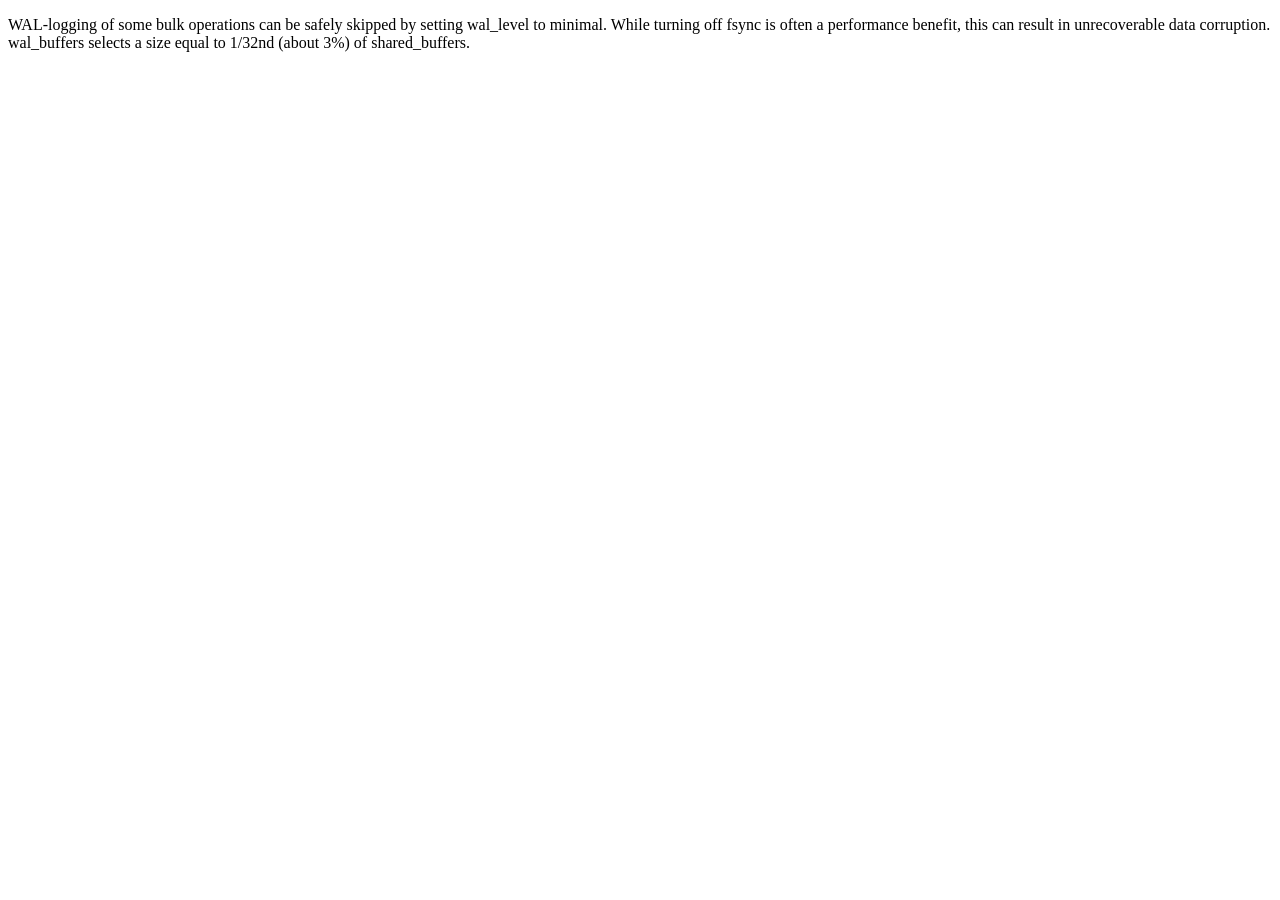
<file: index.html>
<!DOCTYPE html>
<html>
<head>
  <script defer src="https://postgresqlco.nf/assets/snippet/postgresqlco.nf.docs.min.js"></script>
</head>
<body>
  <p class="my-conf-post">WAL-logging of some bulk operations can be safely skipped by setting wal_level to minimal.
    While turning off fsync is often a performance benefit, this can result in unrecoverable data corruption.
    wal_buffers selects a size equal to 1/32nd (about 3%) of shared_buffers.</p>
  <script>
    document.addEventListener("DOMContentLoaded", function () {
      CONF.init('.my-conf-post');
    });
  </script>
</body>
</html>
</file>
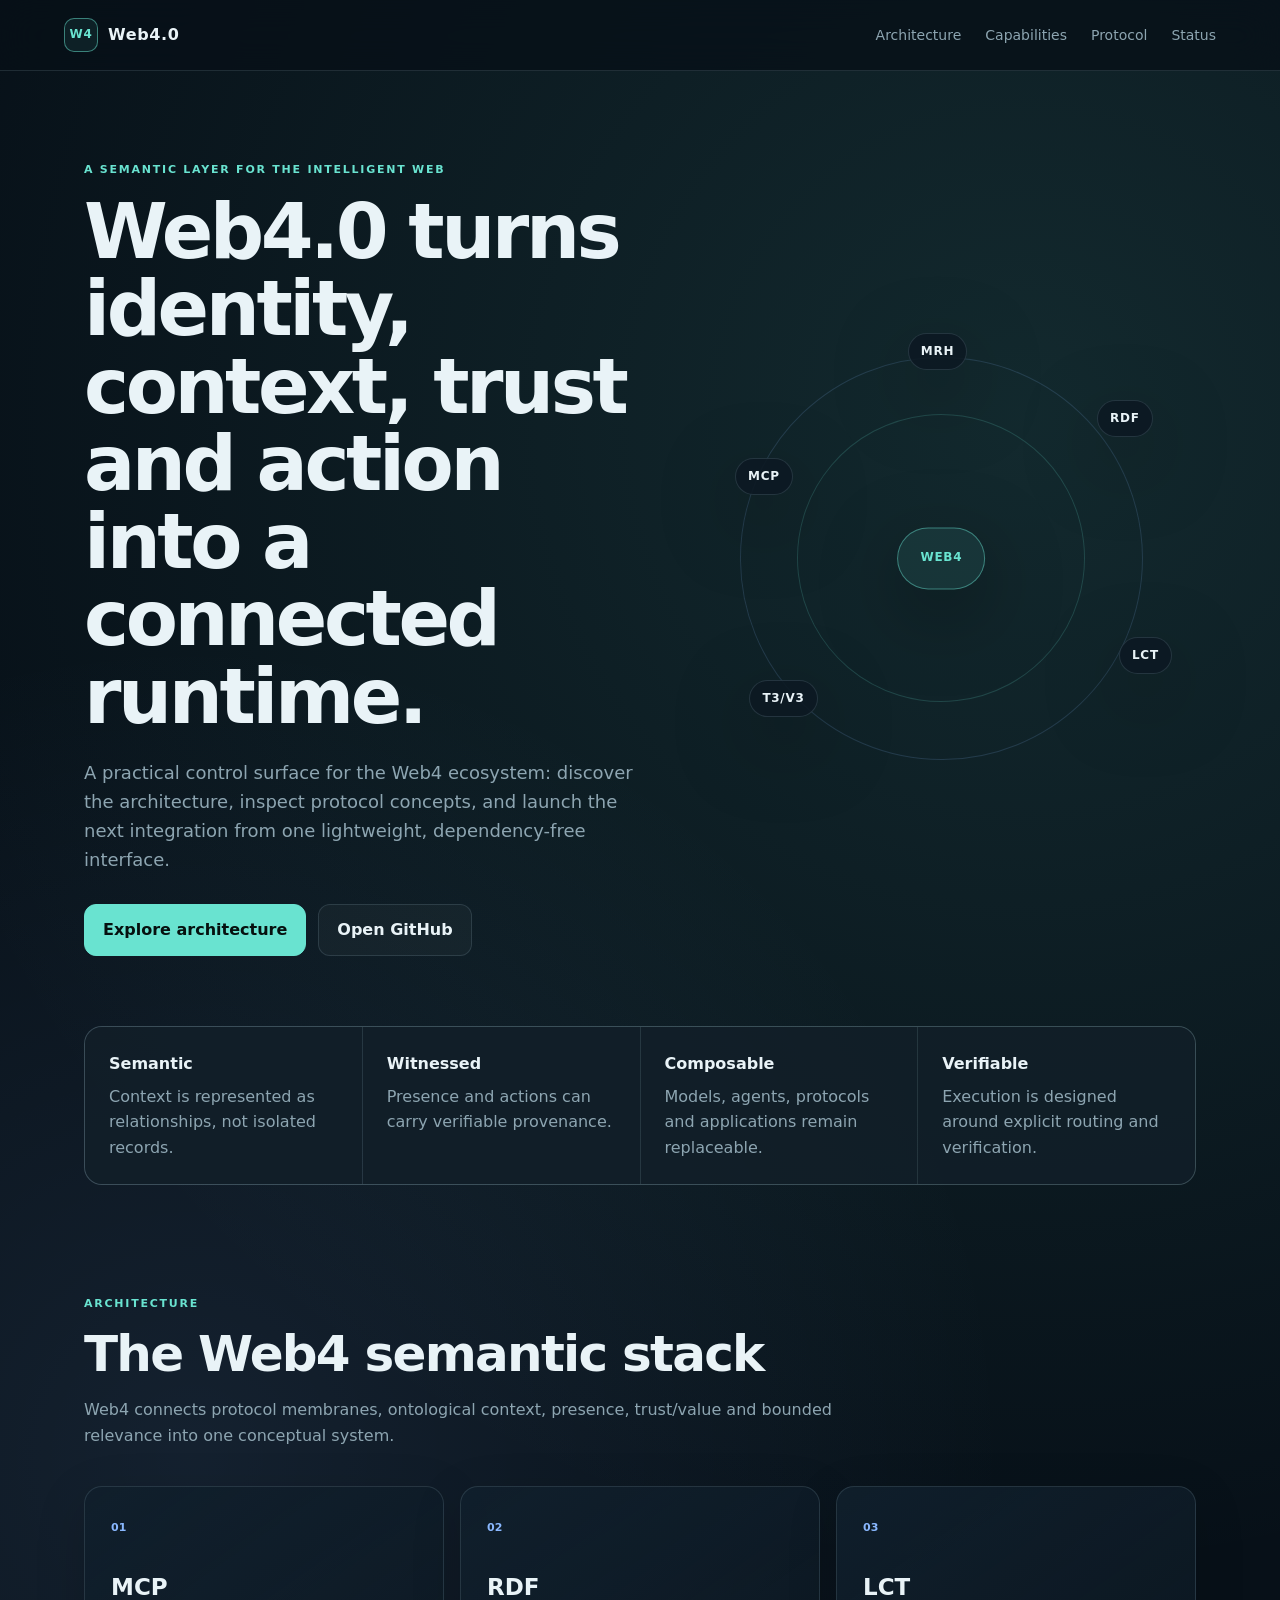
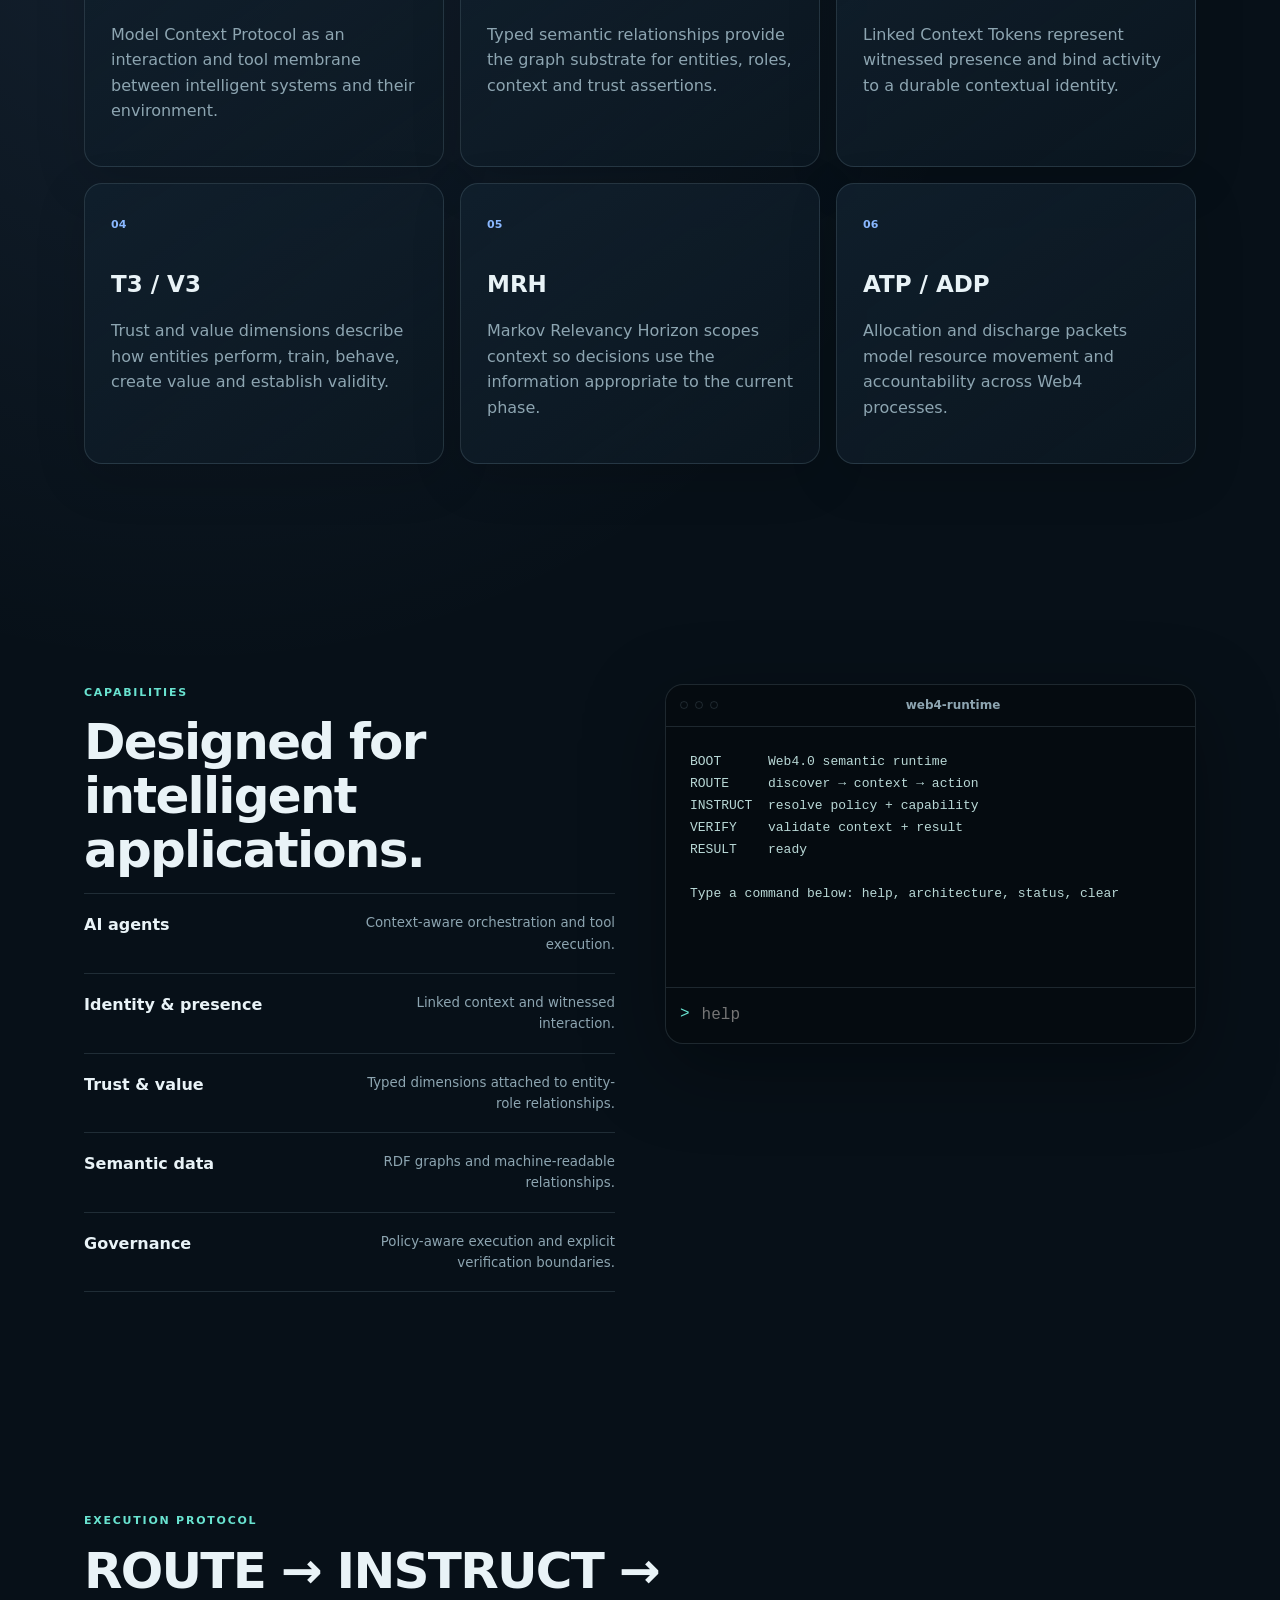
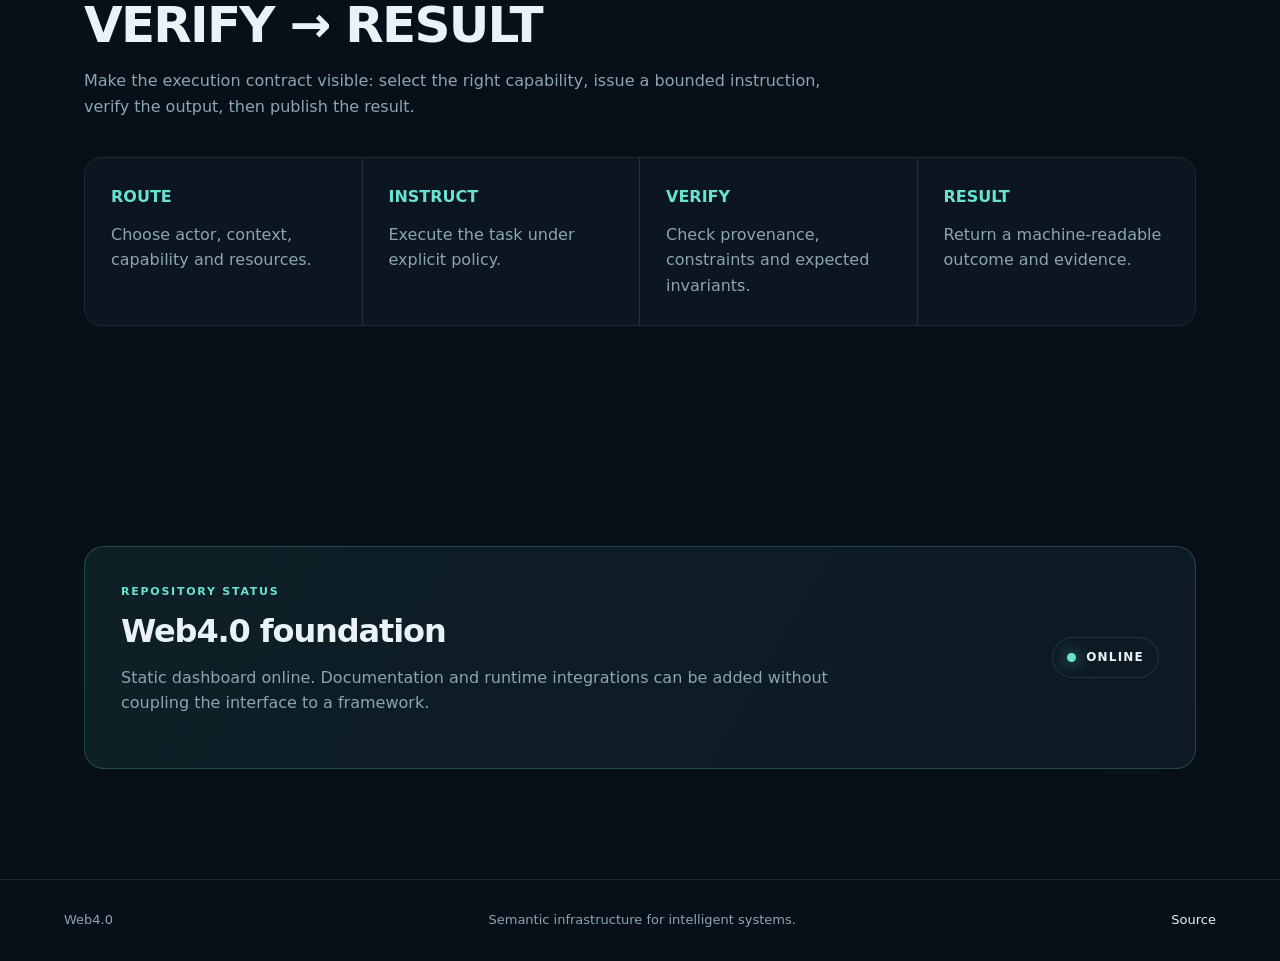
<file: site/index.html>
<!doctype html>
<html lang="en">
<head>
  <meta charset="utf-8">
  <meta name="viewport" content="width=device-width, initial-scale=1">
  <meta name="description" content="Web4.0 — semantic, trusted, intelligent digital infrastructure.">
  <title>Web4.0 — Semantic Digital Infrastructure</title>
  <link rel="stylesheet" href="styles.css">
</head>
<body>
  <header class="topbar">
    <a class="brand" href="#top" aria-label="Web4.0 home">
      <span class="brand-mark">W4</span>
      <span>Web4.0</span>
    </a>
    <nav aria-label="Primary navigation">
      <a href="#architecture">Architecture</a>
      <a href="#capabilities">Capabilities</a>
      <a href="#protocol">Protocol</a>
      <a href="#status">Status</a>
    </nav>
  </header>

  <main id="top">
    <section class="hero">
      <div class="hero-copy">
        <p class="eyebrow">A semantic layer for the intelligent web</p>
        <h1>Web4.0 turns identity, context, trust and action into a connected runtime.</h1>
        <p class="lede">A practical control surface for the Web4 ecosystem: discover the architecture, inspect protocol concepts, and launch the next integration from one lightweight, dependency-free interface.</p>
        <div class="actions">
          <a class="button primary" href="#architecture">Explore architecture</a>
          <a class="button secondary" href="https://github.com/auraecosystem/web4.0" target="_blank" rel="noopener noreferrer">Open GitHub</a>
        </div>
      </div>
      <div class="hero-orbit" aria-label="Web4 semantic graph illustration">
        <div class="orbit orbit-a"></div>
        <div class="orbit orbit-b"></div>
        <div class="node node-core">WEB4</div>
        <div class="node node-mcp">MCP</div>
        <div class="node node-rdf">RDF</div>
        <div class="node node-lct">LCT</div>
        <div class="node node-trust">T3/V3</div>
        <div class="node node-mrh">MRH</div>
      </div>
    </section>

    <section class="metrics" aria-label="Platform principles">
      <article><strong>Semantic</strong><span>Context is represented as relationships, not isolated records.</span></article>
      <article><strong>Witnessed</strong><span>Presence and actions can carry verifiable provenance.</span></article>
      <article><strong>Composable</strong><span>Models, agents, protocols and applications remain replaceable.</span></article>
      <article><strong>Verifiable</strong><span>Execution is designed around explicit routing and verification.</span></article>
    </section>

    <section id="architecture" class="section">
      <div class="section-heading"><p class="eyebrow">Architecture</p><h2>The Web4 semantic stack</h2><p>Web4 connects protocol membranes, ontological context, presence, trust/value and bounded relevance into one conceptual system.</p></div>
      <div class="architecture-grid">
        <article class="card"><span class="tag">01</span><h3>MCP</h3><p>Model Context Protocol as an interaction and tool membrane between intelligent systems and their environment.</p></article>
        <article class="card"><span class="tag">02</span><h3>RDF</h3><p>Typed semantic relationships provide the graph substrate for entities, roles, context and trust assertions.</p></article>
        <article class="card"><span class="tag">03</span><h3>LCT</h3><p>Linked Context Tokens represent witnessed presence and bind activity to a durable contextual identity.</p></article>
        <article class="card"><span class="tag">04</span><h3>T3 / V3</h3><p>Trust and value dimensions describe how entities perform, train, behave, create value and establish validity.</p></article>
        <article class="card"><span class="tag">05</span><h3>MRH</h3><p>Markov Relevancy Horizon scopes context so decisions use the information appropriate to the current phase.</p></article>
        <article class="card"><span class="tag">06</span><h3>ATP / ADP</h3><p>Allocation and discharge packets model resource movement and accountability across Web4 processes.</p></article>
      </div>
    </section>

    <section id="capabilities" class="section split">
      <div>
        <p class="eyebrow">Capabilities</p><h2>Designed for intelligent applications.</h2>
        <ul class="capability-list">
          <li><span>AI agents</span><small>Context-aware orchestration and tool execution.</small></li>
          <li><span>Identity &amp; presence</span><small>Linked context and witnessed interaction.</small></li>
          <li><span>Trust &amp; value</span><small>Typed dimensions attached to entity-role relationships.</small></li>
          <li><span>Semantic data</span><small>RDF graphs and machine-readable relationships.</small></li>
          <li><span>Governance</span><small>Policy-aware execution and explicit verification boundaries.</small></li>
        </ul>
      </div>
      <div class="console" role="region" aria-label="Web4 runtime console">
        <div class="console-bar"><span></span><span></span><span></span><b>web4-runtime</b></div>
        <pre id="console-output">BOOT      Web4.0 semantic runtime
ROUTE     discover → context → action
INSTRUCT  resolve policy + capability
VERIFY    validate context + result
RESULT    ready

Type a command below: help, architecture, status, clear</pre>
        <form id="console-form" class="console-form">
          <label for="console-input">&gt;</label>
          <input id="console-input" autocomplete="off" spellcheck="false" placeholder="help" aria-label="Runtime command">
        </form>
      </div>
    </section>

    <section id="protocol" class="section">
      <div class="section-heading"><p class="eyebrow">Execution protocol</p><h2>ROUTE → INSTRUCT → VERIFY → RESULT</h2><p>Make the execution contract visible: select the right capability, issue a bounded instruction, verify the output, then publish the result.</p></div>
      <div class="protocol-flow">
        <div><b>ROUTE</b><span>Choose actor, context, capability and resources.</span></div>
        <div><b>INSTRUCT</b><span>Execute the task under explicit policy.</span></div>
        <div><b>VERIFY</b><span>Check provenance, constraints and expected invariants.</span></div>
        <div><b>RESULT</b><span>Return a machine-readable outcome and evidence.</span></div>
      </div>
    </section>

    <section id="status" class="section status-section">
      <div class="status-panel">
        <div><p class="eyebrow">Repository status</p><h2>Web4.0 foundation</h2><p id="status-text">Static dashboard online. Documentation and runtime integrations can be added without coupling the interface to a framework.</p></div>
        <div class="status-badge"><span class="pulse"></span><span>ONLINE</span></div>
      </div>
    </section>
  </main>

  <footer><span>Web4.0</span><span>Semantic infrastructure for intelligent systems.</span><a href="https://github.com/auraecosystem/web4.0" target="_blank" rel="noopener noreferrer">Source</a></footer>
  <script src="app.js" defer></script>
</body>
</html>
</file>
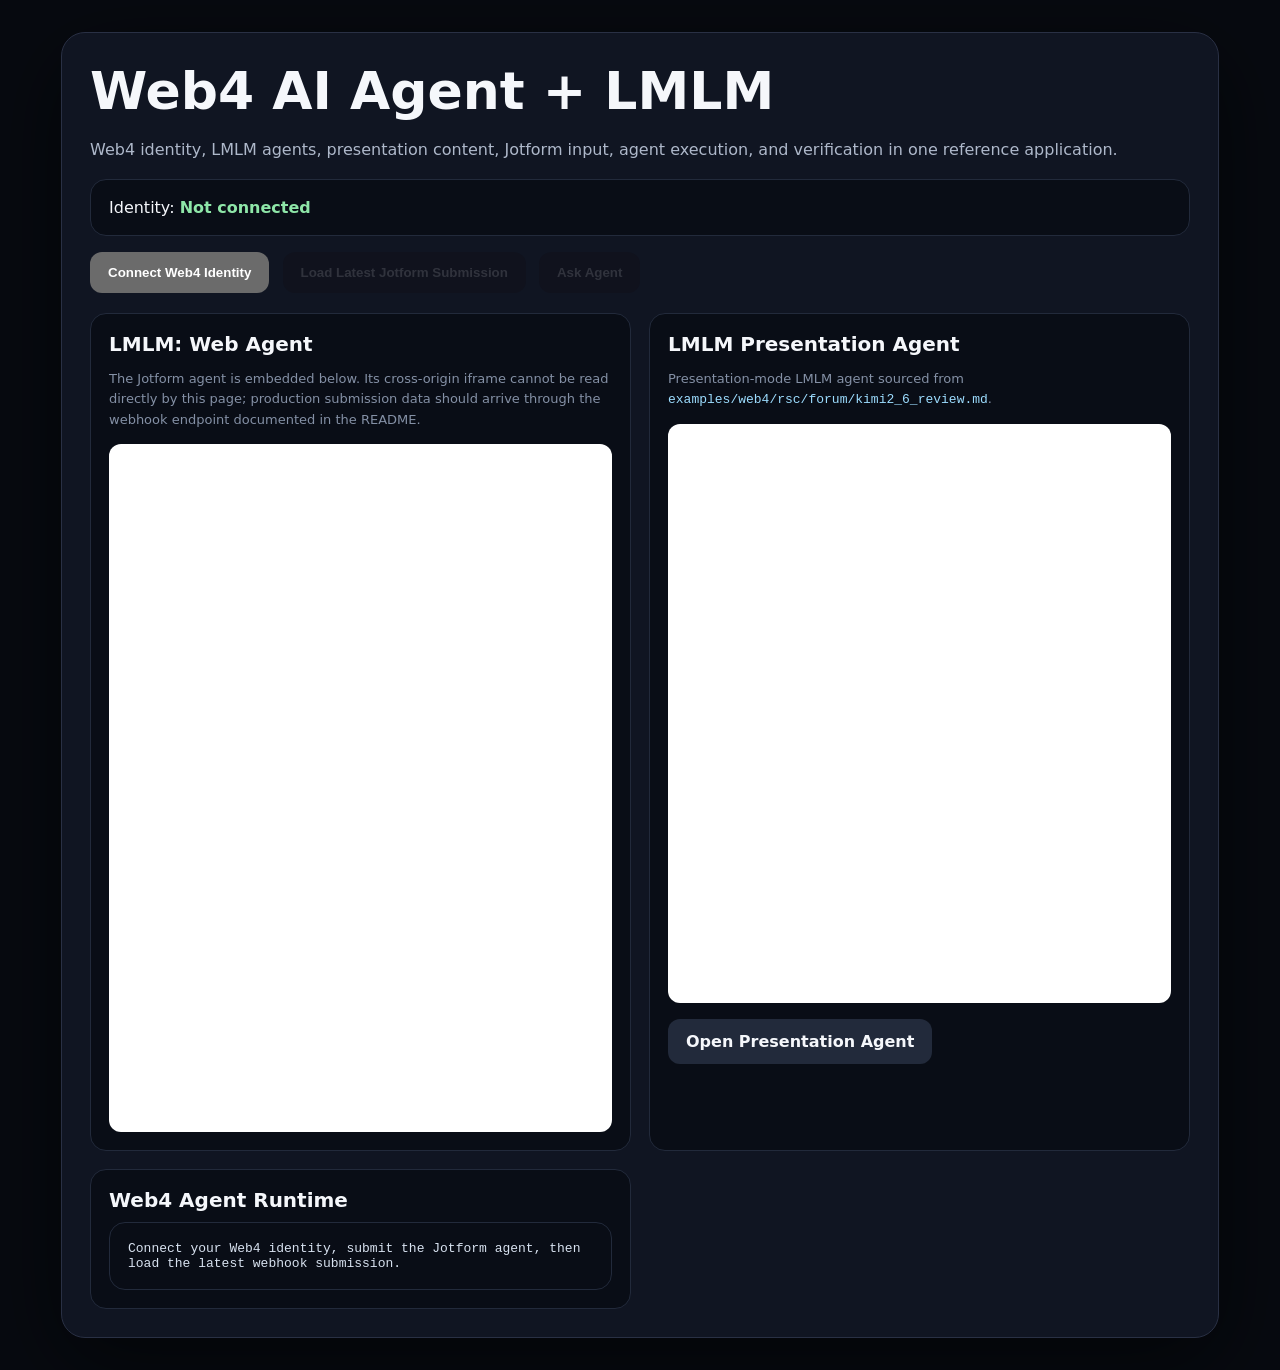
<file: examples/web4-agent/index.html>
<!doctype html>
<html lang="en">
<head>
  <meta charset="utf-8">
  <meta name="viewport" content="width=device-width,initial-scale=1">
  <title>Web4 AI Agent + LMLM</title>
  <style>
    :root { color-scheme: dark; }
    body { margin:0; min-height:100vh; font-family:system-ui,-apple-system,sans-serif; background:#070a10; color:#f5f7fb; }
    main { width:min(1100px,92vw); margin:32px auto; padding:28px; border:1px solid #293044; border-radius:24px; background:#101522; box-shadow:0 24px 90px #0008; }
    h1 { margin:0 0 8px; font-size:clamp(32px,6vw,52px); }
    h2 { margin:0 0 10px; font-size:20px; }
    p { color:#aeb8ca; line-height:1.6; }
    .grid { display:grid; grid-template-columns:1fr 1fr; gap:18px; margin-top:20px; }
    .card,.status,.output { padding:18px; border-radius:16px; background:#090d16; border:1px solid #222a3b; }
    .status strong { color:#8ee6a8; }
    iframe { display:block; width:100%; height:688px; border:0; border-radius:12px; background:#fff; }
    .presentation iframe { height:579px; }
    button,.link { margin-top:16px; margin-right:8px; border:0; border-radius:12px; padding:13px 18px; font-weight:700; cursor:pointer; text-decoration:none; display:inline-block; }
    .link { background:#222a3b; color:#f5f7fb; }
    button:disabled { opacity:.45; cursor:not-allowed; }
    pre { white-space:pre-wrap; overflow:auto; margin:0; color:#d8e2f0; }
    code { color:#9cdcfe; }
    .hint { font-size:13px; color:#8490a5; }
    @media (max-width:800px) { .grid { grid-template-columns:1fr; } iframe { height:688px; } .presentation iframe { height:579px; } }
  </style>
</head>
<body>
<main>
  <h1>Web4 AI Agent + LMLM</h1>
  <p>Web4 identity, LMLM agents, presentation content, Jotform input, agent execution, and verification in one reference application.</p>

  <div class="status">Identity: <strong id="identity">Not connected</strong></div>
  <button id="connect">Connect Web4 Identity</button>
  <button id="load" disabled>Load Latest Jotform Submission</button>
  <button id="ask" disabled>Ask Agent</button>

  <div class="grid">
    <section class="card">
      <h2>LMLM: Web Agent</h2>
      <p class="hint">The Jotform agent is embedded below. Its cross-origin iframe cannot be read directly by this page; production submission data should arrive through the webhook endpoint documented in the README.</p>
      <iframe id="jotform-agent" title="Lmlm: web agent"
        allowtransparency="true"
        allow="geolocation; microphone; camera; fullscreen"
        src="https://agent.jotform.com/01a0786fd0c870008e95b789230166b37b2f?embedMode=iframe&autofocus=0&background=1&shadow=1"
        frameborder="0" scrolling="no"></iframe>
    </section>

    <section class="card presentation">
      <h2>LMLM Presentation Agent</h2>
      <p class="hint">Presentation-mode LMLM agent sourced from <code>examples/web4/rsc/forum/kimi2_6_review.md</code>.</p>
      <iframe id="lmlm-presentation-agent" title="LMLM Presentation Agent"
        allowtransparency="true"
        allow="geolocation; microphone; camera; fullscreen"
        src="https://agent.jotform.com/01a0786fd0c870008e95b789230166b37b2f/presentation/01a07bc6e33870018e0aa1df7041c68085ea?embedMode=iframe&autofocus=0&isAutoplayEnabled=0&platform=presentationagent"
        frameborder="0" scrolling="no"></iframe>
      <a class="link" href="https://agent.jotform.com/01a0786fd0c870008e95b789230166b37b2f/presentation/01a07bc6e33870018e0aa1df7041c68085ea?platform=presentationagent" target="_blank" rel="noopener">Open Presentation Agent</a>
    </section>

    <section class="card">
      <h2>Web4 Agent Runtime</h2>
      <div class="output"><pre id="output">Connect your Web4 identity, submit the Jotform agent, then load the latest webhook submission.</pre></div>
    </section>
  </div>
</main>

<script src="https://cdn.jotfor.ms/s/umd/eaa5420ac4c/for-form-embed-handler.js"></script>
<script>
  window.jotformEmbedHandler("iframe[id='jotform-agent']", "https://www.jotform.com");
  window.jotformEmbedHandler("iframe[id='lmlm-presentation-agent']", "https://www.jotform.com");

  const identityEl = document.querySelector('#identity');
  const connectBtn = document.querySelector('#connect');
  const loadBtn = document.querySelector('#load');
  const askBtn = document.querySelector('#ask');
  const output = document.querySelector('#output');
  let identity = null;
  let latestJotform = null;

  function show(value) {
    output.textContent = JSON.stringify(value, null, 2);
  }

  connectBtn.onclick = () => {
    identity = {
      did: 'did:web4:example:user',
      network: 'web4',
      authenticated: true
    };
    identityEl.textContent = identity.did;
    loadBtn.disabled = false;
    askBtn.disabled = false;
    show({ event: 'identity.connected', identity });
  };

  loadBtn.onclick = async () => {
    output.textContent = 'Loading latest Jotform submission...';
    try {
      const response = await fetch('/api/jotform/latest');
      latestJotform = await response.json();
      show({ event: 'jotform.loaded', submission: latestJotform });
    } catch (error) {
      show({ error: error.message });
    }
  };

  askBtn.onclick = async () => {
    output.textContent = 'Agent is processing...';
    try {
      const response = await fetch('/api/web4/agent', {
        method: 'POST',
        headers: { 'content-type': 'application/json' },
        body: JSON.stringify({
          protocol: 'web4',
          version: '1.0',
          identity: identity.did,
          task: 'Process the LMLM Web Agent request and return a verified Web4 response.',
          capabilities: ['language', 'reasoning', 'multimodal', 'decentralized-data'],
          input: latestJotform
        })
      });
      const result = await response.json();
      show(result);
    } catch (error) {
      show({ error: error.message });
    }
  };
</script>
</body>
</html>
</file>
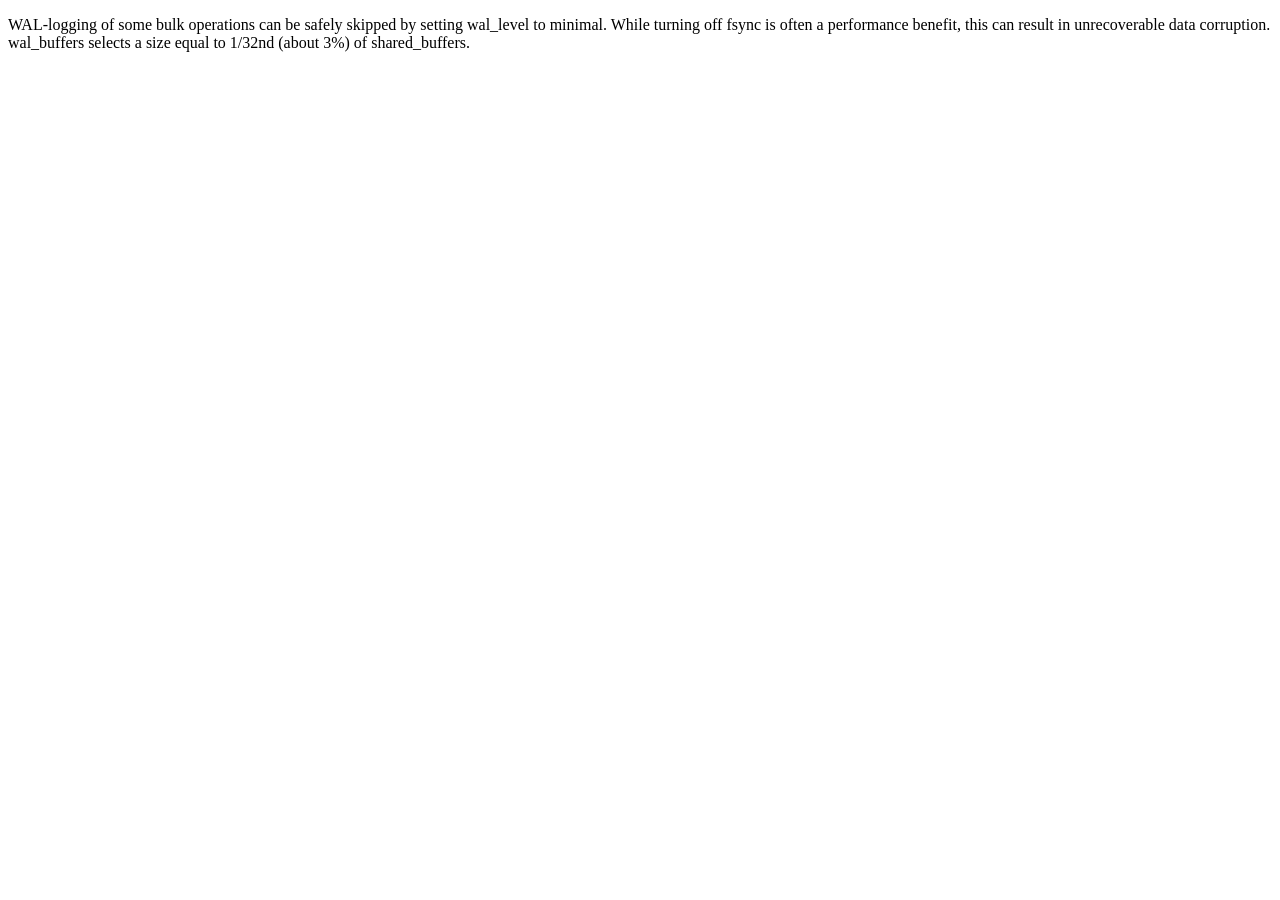
<file: src/home/web4.arpa/index.rSt.html>
<!DOCTYPE html>
<html>
<head>
  <script defer src="https://postgresqlco.nf/assets/snippet/postgresqlco.nf.docs.min.js"></script>
</head>
<body>
  <div id="disqus_thread"></div>
<script>
    /**
    *  RECOMMENDED CONFIGURATION VARIABLES: EDIT AND UNCOMMENT THE SECTION BELOW TO INSERT DYNAMIC VALUES FROM YOUR PLATFORM OR CMS.
    *  LEARN WHY DEFINING THESE VARIABLES IS IMPORTANT: https://disqus.com/admin/universalcode/#configuration-variables    */
    /*
    var disqus_config = function () {
    this.page.url = PAGE_URL;  // Replace PAGE_URL with your page's canonical URL variable
    this.page.identifier = PAGE_IDENTIFIER; // Replace PAGE_IDENTIFIER with your page's unique identifier variable
    };
    */
    (function() { // DON'T EDIT BELOW THIS LINE
    var d = document, s = d.createElement('script');
    s.src = 'https://web4app.disqus.com/embed.js';
    s.setAttribute('data-timestamp', +new Date());
    (d.head || d.body).appendChild(s);
    })();
</script>
<noscript>Please enable JavaScript to view the <a href="https://disqus.com/?ref_noscript">comments powered by Disqus.</a></noscript>
  <p class="my-conf-post">WAL-logging of some bulk operations can be safely skipped by setting wal_level to minimal.
    While turning off fsync is often a performance benefit, this can result in unrecoverable data corruption.
    wal_buffers selects a size equal to 1/32nd (about 3%) of shared_buffers.</p>
  <script>
    document.addEventListener("DOMContentLoaded", function () {
      CONF.init('.my-conf-post');
    });
  </script>
  <script id="dsq-count-scr" src="//web4app.disqus.com/count.js" async></script>
</body>
</html>
</file>
<file: site/styles.css>
:root{--bg:#071018;--panel:#0d1923;--panel-2:#101f2c;--text:#e9f3f7;--muted:#8da5b1;--line:rgba(180,220,232,.14);--accent:#69e3d0;--accent-2:#8ab8ff;--shadow:0 24px 80px rgba(0,0,0,.35)}*{box-sizing:border-box}html{scroll-behavior:smooth}body{margin:0;background:radial-gradient(circle at 80% 10%,rgba(105,227,208,.12),transparent 30%),radial-gradient(circle at 15% 35%,rgba(138,184,255,.10),transparent 28%),var(--bg);color:var(--text);font:16px/1.6 Inter,ui-sans-serif,system-ui,-apple-system,BlinkMacSystemFont,"Segoe UI",sans-serif}a{color:inherit;text-decoration:none}.topbar{position:sticky;top:0;z-index:10;display:flex;justify-content:space-between;align-items:center;padding:18px 5vw;border-bottom:1px solid var(--line);background:rgba(7,16,24,.78);backdrop-filter:blur(18px)}.brand{display:flex;align-items:center;gap:10px;font-weight:800;letter-spacing:.04em}.brand-mark{display:grid;place-items:center;width:34px;height:34px;border:1px solid rgba(105,227,208,.5);border-radius:10px;background:rgba(105,227,208,.08);color:var(--accent);font-size:12px}.topbar nav{display:flex;gap:24px;color:var(--muted);font-size:14px}.topbar nav a:hover{color:var(--text)}main{max-width:1240px;margin:auto;padding:0 5vw}.hero{min-height:650px;display:grid;grid-template-columns:1.05fr .95fr;gap:40px;align-items:center;padding:90px 0 70px}.eyebrow{text-transform:uppercase;letter-spacing:.16em;font-size:11px;font-weight:800;color:var(--accent);margin:0 0 14px}.hero h1{font-size:clamp(42px,6vw,76px);line-height:1.02;letter-spacing:-.045em;margin:0 0 24px;max-width:850px}.lede{max-width:720px;color:var(--muted);font-size:18px}.actions{display:flex;gap:12px;margin-top:30px;flex-wrap:wrap}.button{padding:12px 18px;border-radius:12px;border:1px solid var(--line);font-weight:750}.button.primary{background:var(--accent);color:#06110f;border-color:var(--accent)}.button.secondary{background:rgba(255,255,255,.03)}.hero-orbit{position:relative;height:480px;max-width:480px;width:100%;margin:auto}.orbit{position:absolute;inset:8%;border:1px solid rgba(138,184,255,.16);border-radius:50%;transform:rotate(-22deg)}.orbit-b{inset:20%;transform:rotate(62deg);border-color:rgba(105,227,208,.18)}.node{position:absolute;padding:8px 12px;border:1px solid var(--line);border-radius:999px;background:rgba(13,25,35,.9);box-shadow:var(--shadow);font-size:12px;font-weight:800;letter-spacing:.06em}.node-core{left:50%;top:50%;transform:translate(-50%,-50%);padding:20px 22px;border-color:rgba(105,227,208,.45);color:var(--accent);background:rgba(105,227,208,.08)}.node-mcp{left:7%;top:29%}.node-rdf{right:6%;top:17%}.node-lct{right:2%;bottom:26%}.node-trust{left:10%;bottom:17%}.node-mrh{left:43%;top:3%}.metrics{display:grid;grid-template-columns:repeat(4,1fr);gap:1px;background:var(--line);border:1px solid var(--line);border-radius:18px;overflow:hidden}.metrics article{padding:24px;background:rgba(13,25,35,.82)}.metrics strong{display:block;margin-bottom:7px}.metrics span,.section-heading>p:last-child,.card p,.capability-list small,.protocol-flow span,footer{color:var(--muted)}.section{padding:110px 0}.section-heading{max-width:780px;margin-bottom:38px}.section h2{font-size:clamp(30px,4vw,50px);line-height:1.08;letter-spacing:-.035em;margin:0 0 16px}.architecture-grid{display:grid;grid-template-columns:repeat(3,1fr);gap:16px}.card{min-height:220px;padding:26px;border:1px solid var(--line);border-radius:18px;background:linear-gradient(145deg,rgba(16,31,44,.95),rgba(13,25,35,.7));box-shadow:0 14px 50px rgba(0,0,0,.15)}.tag{font-size:11px;color:var(--accent-2);font-weight:800}.card h3{font-size:23px;margin:30px 0 8px}.split{display:grid;grid-template-columns:1fr 1fr;gap:50px;align-items:start}.capability-list{list-style:none;padding:0;margin:0;border-top:1px solid var(--line)}.capability-list li{padding:18px 0;border-bottom:1px solid var(--line);display:flex;justify-content:space-between;gap:20px}.capability-list span{font-weight:750}.capability-list small{max-width:270px;text-align:right}.console{border:1px solid var(--line);border-radius:18px;overflow:hidden;background:#050b10;box-shadow:var(--shadow)}.console-bar{height:42px;display:flex;align-items:center;gap:7px;padding:0 14px;border-bottom:1px solid var(--line);color:var(--muted);font-size:12px}.console-bar span{width:8px;height:8px;border-radius:50%;border:1px solid var(--line)}.console-bar b{margin-left:auto;margin-right:auto;font-weight:600}.console pre{margin:0;padding:24px;min-height:260px;white-space:pre-wrap;color:#b9d8d6;font:13px/1.7 ui-monospace,SFMono-Regular,Menlo,monospace}.console-form{display:flex;border-top:1px solid var(--line);padding:14px;gap:10px;color:var(--accent);font-family:monospace}.console-form input{flex:1;background:transparent;border:0;outline:0;color:var(--text);font:inherit}.protocol-flow{display:grid;grid-template-columns:repeat(4,1fr);border:1px solid var(--line);border-radius:18px;overflow:hidden}.protocol-flow div{padding:26px;background:rgba(13,25,35,.72);border-right:1px solid var(--line)}.protocol-flow div:last-child{border-right:0}.protocol-flow b{display:block;margin-bottom:12px;color:var(--accent)}.status-panel{display:flex;align-items:center;justify-content:space-between;gap:30px;padding:36px;border:1px solid rgba(105,227,208,.22);border-radius:20px;background:linear-gradient(120deg,rgba(105,227,208,.08),rgba(138,184,255,.05))}.status-panel h2{margin:0;font-size:32px}.status-panel p:not(.eyebrow){color:var(--muted);max-width:750px}.status-badge{display:flex;align-items:center;gap:10px;padding:10px 14px;border-radius:999px;border:1px solid var(--line);font-size:12px;font-weight:800;letter-spacing:.1em}.pulse{width:9px;height:9px;border-radius:50%;background:var(--accent);box-shadow:0 0 16px rgba(105,227,208,.8)}footer{display:flex;justify-content:space-between;gap:20px;padding:30px 5vw;border-top:1px solid var(--line);font-size:13px}footer a{color:var(--text)}@media(max-width:850px){.topbar nav{display:none}.hero,.split{grid-template-columns:1fr}.hero{padding-top:60px}.hero-orbit{height:360px}.metrics,.architecture-grid,.protocol-flow{grid-template-columns:1fr 1fr}.protocol-flow div:nth-child(2){border-right:0}.protocol-flow div{border-bottom:1px solid var(--line)}.status-panel{align-items:flex-start;flex-direction:column}}@media(max-width:560px){.metrics,.architecture-grid,.protocol-flow{grid-template-columns:1fr}.metrics article{border-bottom:1px solid var(--line)}.protocol-flow div{border-right:0}.capability-list li{display:block}.capability-list small{display:block;text-align:left;margin-top:5px}.hero h1{font-size:43px}footer{flex-direction:column}}
</file>
